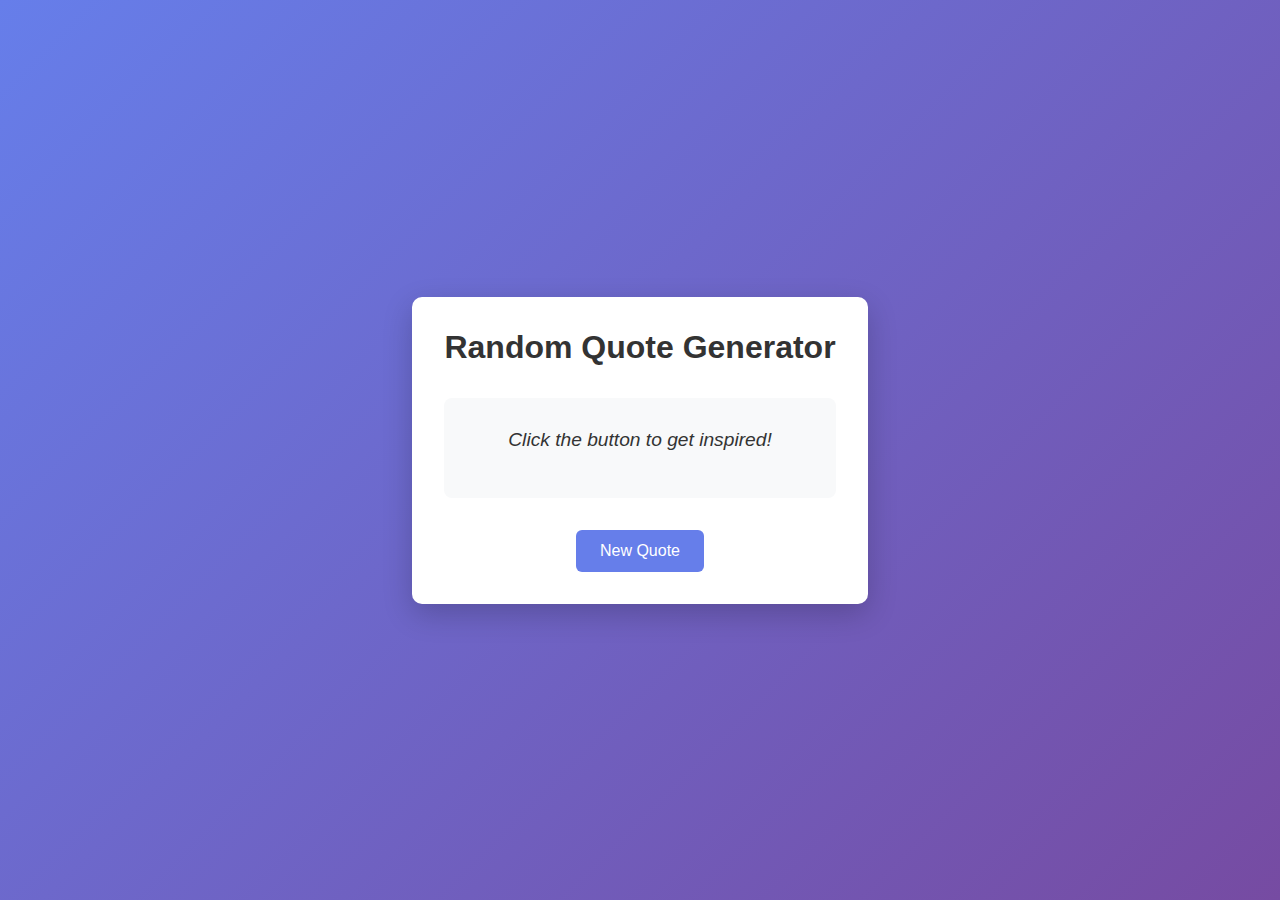
<file: phase-1-foundations/01-quote-generator/index.html>
<!DOCTYPE html>
<html lang="en">
<head>
    <meta charset="UTF-8">
    <meta name="viewport" content="width=device-width, initial-scale=1.0">
    <title>Random Quote Generator</title>
    <link rel="stylesheet" href="style.css">
</head>
<body>
    <div class="container">
        <h1>Random Quote Generator</h1>
        <div id="quote-container">
            <p id="quote">Click the button to get inspired!</p>
            <p id="author"></p>
        </div>
        <button id="new-quote-btn">New Quote</button>
    </div>
    <script src="script.js"></script>
</body>
</html>
</file>
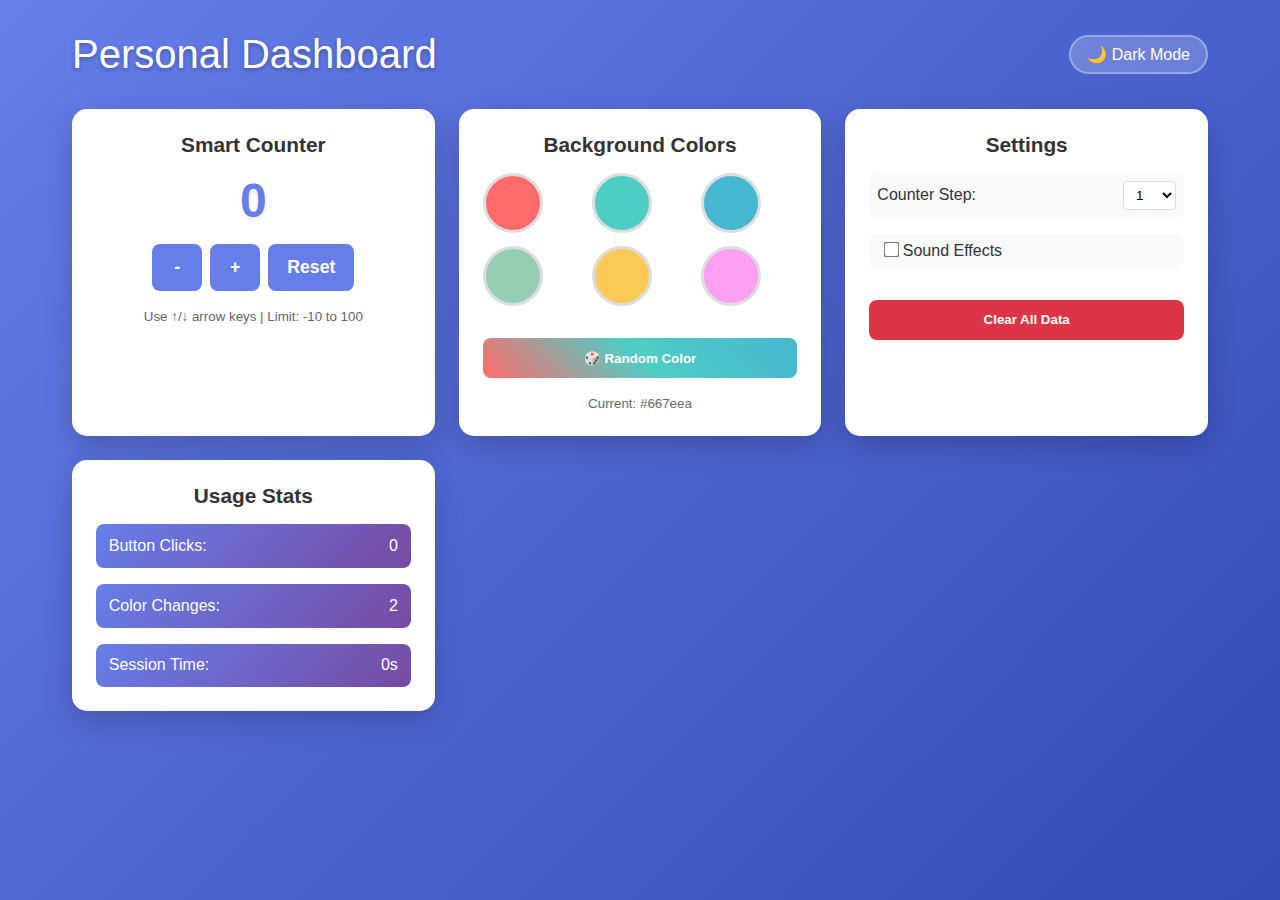
<file: phase-1-foundations/02-interactive-dashboard/index.html>
<!DOCTYPE html>
<html lang="en">

<head>
    <meta charset="UTF-8">
    <meta name="viewport" content="width=device-width, initial-scale=1.0">
    <title>Interactive Dashboard</title>
    <link rel="stylesheet" href="style.css">
</head>

<body>
    <div class="dashboard">
        <header class="dashboard-header">
            <h1>Personal Dashboard</h1>
            <button id="theme-toggle">🌙 Dark Mode</button>
        </header>

        <div class="features-grid">
            <!-- Feature 1: Smart Counter -->
            <div class="feature-card" id="counter-card">
                <h2>Smart Counter</h2>
                <div class="counter-display">
                    <span id="counter-value">0</span>
                </div>
                <div class="counter-controls">
                    <button id="counter-minus">-</button>
                    <button id="counter-plus">+</button>
                    <button id="counter-reset">Reset</button>
                </div>
                <div class="counter-info">
                    <small>Use ↑/↓ arrow keys | Limit: -10 to 100</small>
                </div>
            </div>

            <!-- Feature 2: Color Picker -->
            <div class="feature-card" id="color-card">
                <h2>Background Colors</h2>
                <div class="color-grid">
                    <button class="color-btn" data-color="#ff6b6b" style="background: #ff6b6b;"></button>
                    <button class="color-btn" data-color="#4ecdc4" style="background: #4ecdc4;"></button>
                    <button class="color-btn" data-color="#45b7d1" style="background: #45b7d1;"></button>
                    <button class="color-btn" data-color="#96ceb4" style="background: #96ceb4;"></button>
                    <button class="color-btn" data-color="#feca57" style="background: #feca57;"></button>
                    <button class="color-btn" data-color="#ff9ff3" style="background: #ff9ff3;"></button>
                </div>
                <button id="random-color">🎲 Random Color</button>
                <div class="current-color">
                    <small>Current: <span id="color-display">#667eea</span></small>
                </div>
            </div>

            <!-- Feature 3: Settings -->
            <div class="feature-card" id="settings-card">
                <h2>Settings</h2>
                <div class="setting-item">
                    <label>Counter Step:</label>
                    <select id="counter-step">
                        <option value="1">1</option>
                        <option value="5">5</option>
                        <option value="10">10</option>
                    </select>
                </div>
                <div class="setting-item">
                    <label>
                        <input type="checkbox" id="sound-effects">
                        Sound Effects
                    </label>
                </div>
                <button id="clear-data">Clear All Data</button>
            </div>

            <!-- Feature 4: Stats -->
            <div class="feature-card" id="stats-card">
                <h2>Usage Stats</h2>
                <div class="stats-grid">
                    <div class="stat-item">
                        <span class="stat-label">Button Clicks:</span>
                        <span id="click-count">0</span>
                    </div>
                    <div class="stat-item">
                        <span class="stat-label">Color Changes:</span>
                        <span id="color-changes">0</span>
                    </div>
                    <div class="stat-item">
                        <span class="stat-label">Session Time:</span>
                        <span id="session-time">0s</span>
                    </div>
                </div>
            </div>
        </div>
    </div>

    <script src="script.js"></script>
</body>

</html>
</file>
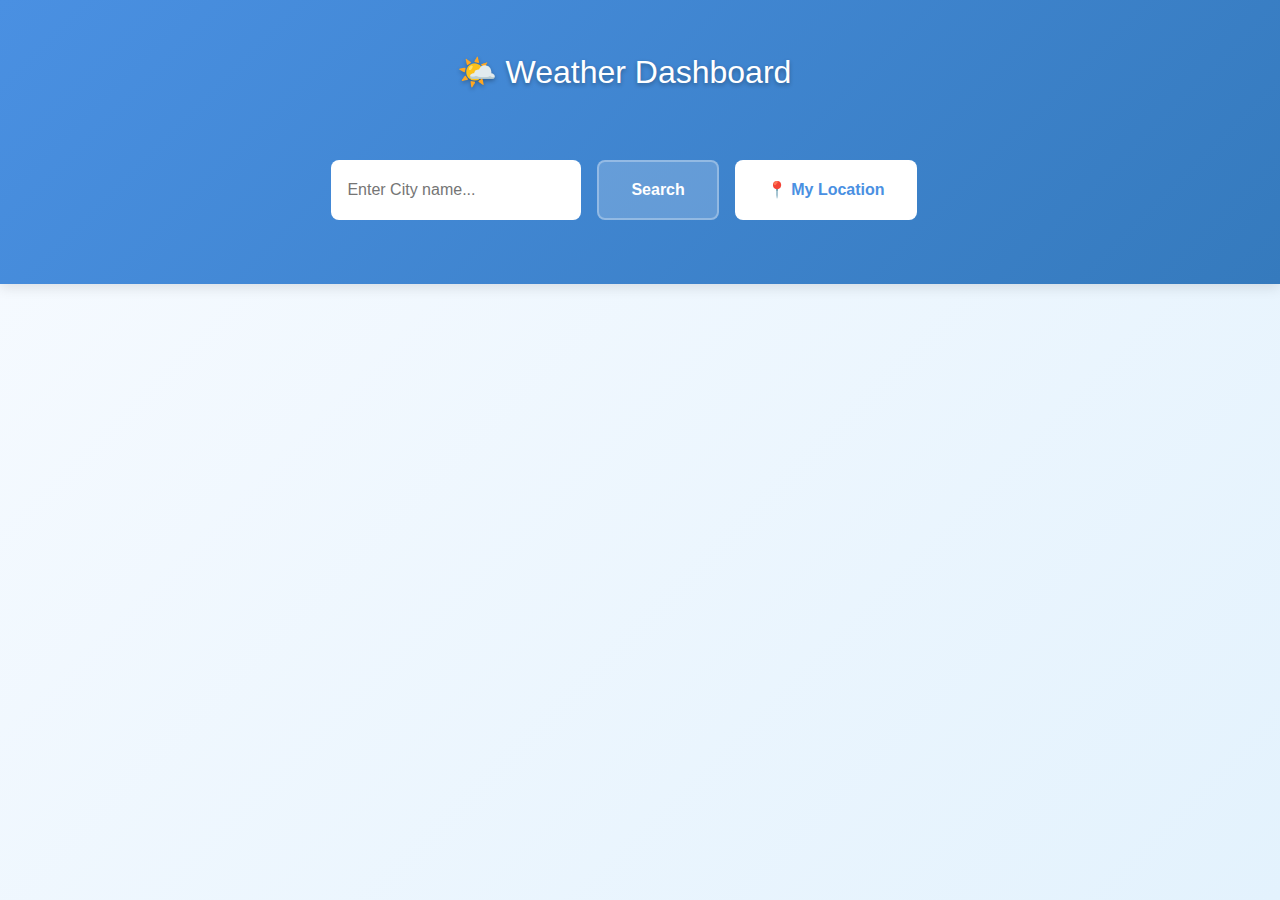
<file: phase-1-foundations/03-weather-app/index.html>
<!DOCTYPE html>
<html lang="en">

<head>
    <meta charset="UTF-8">
    <meta name="viewport" content="width=device-width, initial-scale=1.0">
    <title>Weather Dashboard</title>
    <link rel="stylesheet" href="reset.css">
    <link rel="stylesheet" href="style.css">
</head>

<body>
    <div class="weather-app">
        <header class="header">
            <div class="header-container">
                <h1 class="app-title">🌤️ Weather Dashboard</h1>
                <div class="search-container">
                    <input type="text" class="search-input" id="city-input" placeholder="Enter City name..."
                        autocomplete="off">
                    <button id="btn-search" class="btn btn-primary">search</button>
                    <button id="btn-location" class="btn btn-secondary">
                        📍 My Location
                    </button>
                </div>
            </div>
        </header>
        <main class="main">
            <div class="main-content">
                <!-- loading state -->
                <div id="loading" class="loading-state hidden">
                    <div class="spinner"></div>
                    <p>Getting weather data...</p>
                </div>

                <!-- Error State -->
                <div id="error" class="error-state hidden">
                    <p id="error-message">Unable to get weather data. Please try again</p>
                </div>

                <!-- current weather -->
                <section id="current-weather" class="weather-section hidden">
                    <h2 class="section-title">Current Weather</h2>
                    <div class="weather-layout">
                        <div class="weather-info">
                            <h3 id="city-name">New York, NY</h3>
                            <p id="weather-description">Partly Cloudy</p>
                            <div class="temperature-display">
                                <span id="temperature">72</span>
                                <span class="unit">°C</span>
                            </div>
                        </div>
                        <div class="weather-icon">
                            <span id="weather-emoji">
                                🌤️
                            </span>
                        </div>
                    </div>

                    <div class="details-grid">
                        <div class="card detail-card">
                            <span class="label">Feels like</span>
                            <span id="feels-like" class="value">75°C</span>
                        </div>
                        <div class="card detail-card">
                            <span class="label">Humidity</span>
                            <span id="humidity" class="value">65%</span>
                        </div>
                        <div class="card detail-card">
                            <span class="label">Wind Speed</span>
                            <span id="wind-speed" class="value">12 km/h</span>
                        </div>
                        <div class="card detail-card">
                            <span class="label">Pressure</span>
                            <span id="pressure" class="value">1013 hPa</span>
                        </div>
                    </div>
                </section>

                <!-- 5 days forecast -->
                <section id="forecast" class="forecast-section hidden">
                    <h2 class="section-title">5 Day Forecast</h2>
                    <div class="forecast-grid">
                        <div class="forecast-card">
                            <p class="forecast-day">Mon</p>
                            <span class="forecast-icon">🌤️</span>
                            <p class="forecast-high">72°</p>
                            <p class="forecast-low">60°</p>
                        </div>
                        <div class="forecast-card">
                            <p class="forecast-day">Tue</p>
                            <span class="forecast-icon">🌧️</span>
                            <p class="forecast-high">68°</p>
                            <p class="forecast-low">55°</p>
                        </div>
                        <div class="forecast-card">
                            <p class="forecast-day">Wed</p>
                            <span class="forecast-icon">☀️</span>
                            <p class="forecast-high">75°</p>
                            <p class="forecast-low">62°</p>
                        </div>
                        <div class="forecast-card">
                            <p class="forecast-day">Thu</p>
                            <span class="forecast-icon">⛅</span>
                            <p class="forecast-high">70°</p>
                            <p class="forecast-low">58°</p>
                        </div>
                        <div class="forecast-card">
                            <p class="forecast-day">Fri</p>
                            <span class="forecast-icon">🌤️</span>
                            <p class="forecast-high">73°</p>
                            <p class="forecast-low">61°</p>
                        </div>
                    </div>
                </section>
            </div>
        </main>
    </div>
    <script src="script.js"></script>
</body>

</html>
</file>
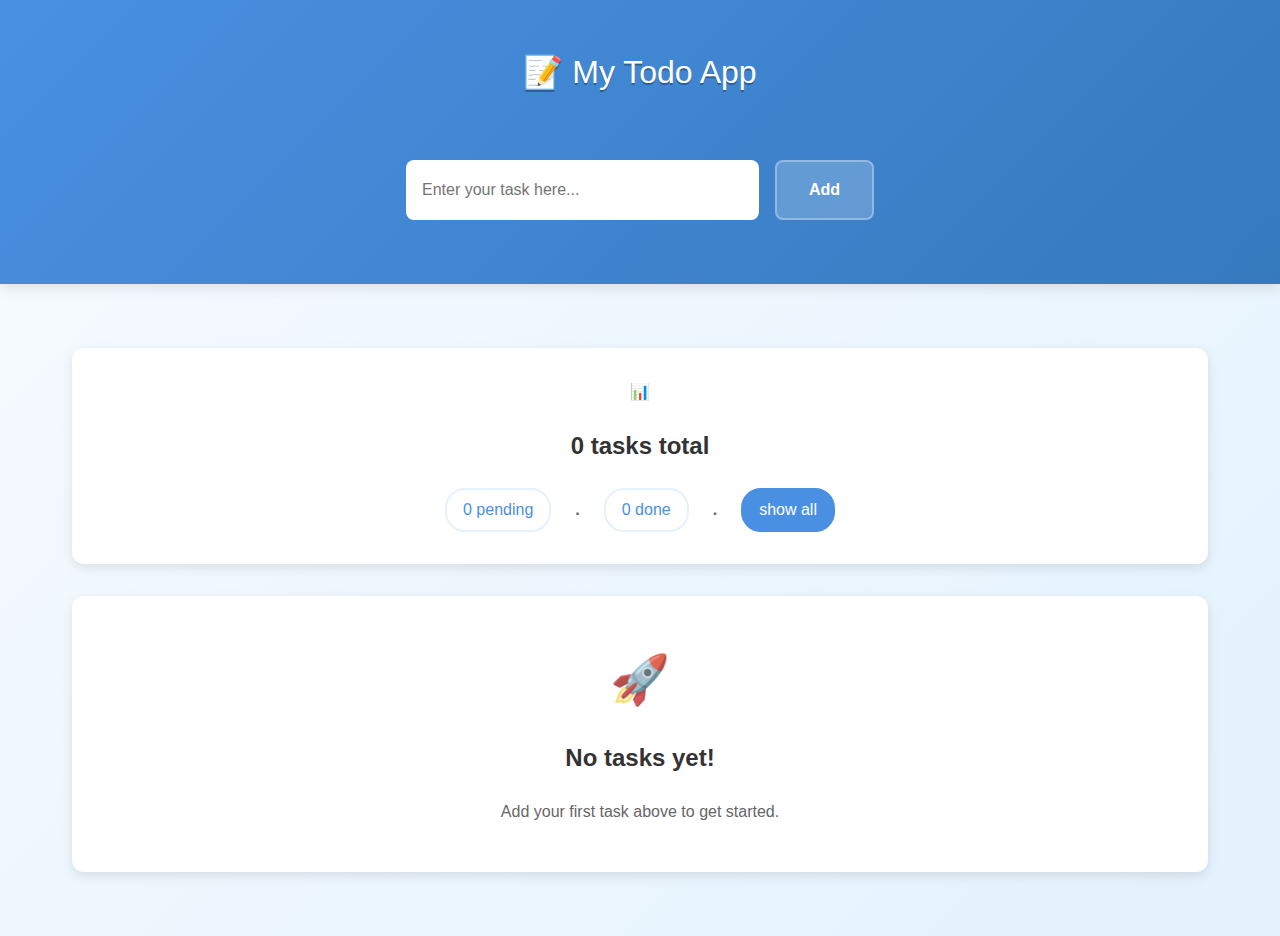
<file: phase-1-foundations/04-todo-app/index.html>
<!DOCTYPE html>
<html lang="en">

<head>
    <meta charset="UTF-8">
    <meta name="viewport" content="width=device-width, initial-scale=1.0">
    <title>My Todo App</title>
    <link rel="stylesheet" href="reset.css">
    <link rel="stylesheet" href="style.css">
</head>

<body>
    <div class="todo-app">
        <header class="header">
            <div class="header-container">
                <h1 class="app-title">📝 My Todo App</h1>

                <div class="input-container">
                    <input type="text" id="task-input" class="task-input" placeholder="Enter your task here..."
                        maxlength="100" autocomplete="off">
                    <button id="add-btn" class="btn btn-primary">Add</button>
                </div>
            </div>
        </header>

        <main class="main">
            <div class="main-container">
                <!-- Task Counter & Filter Section -->
                <section class="task-stats-section">
                    <div class="stats-wrapper">
                        📊 <span class="total-count">
                            <span id="total-tasks">0</span> tasks total
                        </span>
                        <div class="filter-buttons">
                            <button id="filter-pending" class="filter-btn active" data-filter="pending">
                                <span id="pending-count">0</span> pending
                            </button>
                            <span class="separator">.</span>
                            <button id="filter-completed" class="filter-btn" data-filter="completed">
                                <span id="done-count">0</span> done
                            </button>
                            <span class="separator">.</span>
                            <button id="filter-all" class="filter-btn" data-filter="all">show all</button>
                        </div>
                    </div>
                </section>

                <!-- Task List Container -->
                <section class="task-list-section">
                    <!-- Empty State Message (shown when no tasks) -->



                    <div id="empty-state" class="empty-state-wrapper">
                        <div class="empty-content">
                            <span class="empty-icon">🚀</span>
                            <h3 class="empty-title">No tasks yet!</h3>
                            <p class="empty-message">Add your first task above to get started.</p>
                        </div>
                    </div>

                    <!-- Task List (where individual tasks will appear) -->
                    <div id="task-list" class="task-list">
                        <!-- Tasks will be dynamically generated here by JavaScript -->
                        <!-- Example structure (for reference, will be created by JS):
                
                <div class="task-item" data-task-id="task-123">
                    <label class="task-checkbox-container">
                        <input type="checkbox" class="task-checkbox">
                        <span class="task-text">Learn localStorage</span>
                    </label>
                    <button class="delete-btn" data-task-id="task-123">🗑️</button>
                </div>
                
                -->
                    </div>
                </section>
            </div>
        </main>
    </div>

    <script src="script.js"></script>
</body>

</html>
</file>
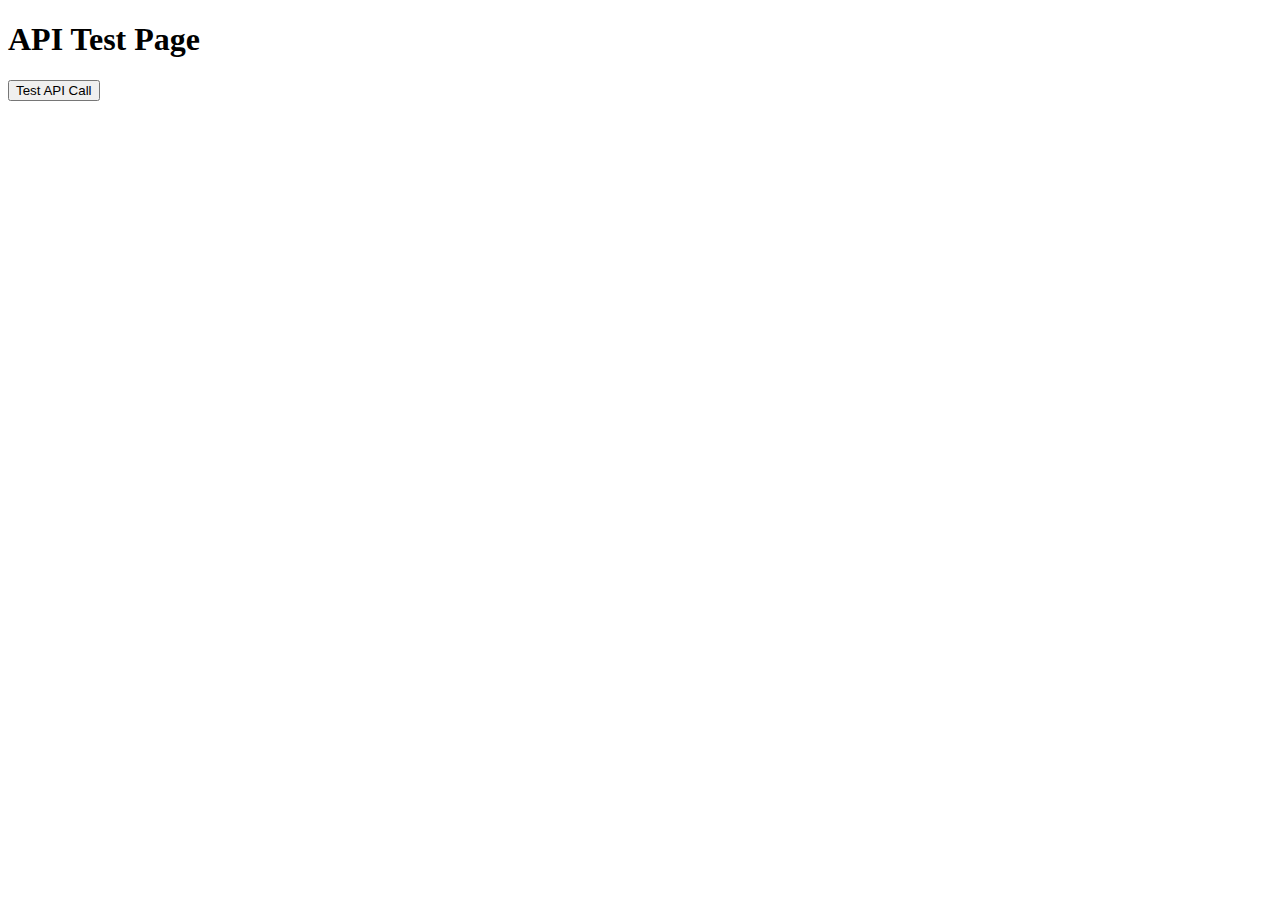
<file: phase-1-foundations/api-test.html>
<!DOCTYPE html>
<html lang="en">

<head>
    <meta charset="UTF-8">
    <meta name="viewport" content="width=device-width, initial-scale=1.0">
    <title>Test API Call</title>
</head>

<body>
    <h1>API Test Page</h1>
    <button id="test-btn">Test API Call</button>
    <div id="result"></div>

    <script>
        // const URL_API = 'https://jsonplaceholder.typicode.com/posts/1';
        const URL_API = 'https://dummyjson.com/quotes/random';
        document.addEventListener('DOMContentLoaded', () => {
            const testBtn = document.getElementById('test-btn');
            const resultDiv = document.getElementById('result');

            const testAPI = async () => {
                try {
                    resultDiv.textContent = 'Loading...';
                    console.log('Starting API call...');

                    const response = await fetch(URL_API);
                    const data = await response.json();

                    console.log('API Response: ', data);
                    resultDiv.innerHTML = `
                        <p><strong>Quote:</strong> "${data.quote}"</p>
                        <p><strong>Author:</strong> ${data.author}</p>
                        <p><strong>ID:</strong> ${data.id}</p>                        
                    `;

                } catch (error) {
                    console.log('Error: ', error);
                    resultDiv.textContent = 'Error loading Quote!';
                }
            }

            testBtn.addEventListener('click', testAPI);
        });
    </script>
</body>

</html>
</file>
<file: phase-1-foundations/01-quote-generator/style.css>
* {
  margin: 0;
  padding: 0;
  box-sizing: border-box;
}

body {
  font-family: Arial, sans-serif;
  background: linear-gradient(135deg, #667eea 0%, #764ba2 100%);
  min-height: 100vh;
  display: flex;
  align-items: center;
  justify-content: center;
}

.container {
  background: white;
  padding: 2rem;
  border-radius: 10px;
  box-shadow: 0 10px 30px rgba(0, 0, 0, 0.2);
  max-width: 600px;
  text-align: center;
}

h1 {
  color: #333;
  margin-bottom: 2rem;
}

#quote-container {
  margin: 2rem 0;
  padding: 1rem;
  background: #f8f9fa;
  border-radius: 8px;
  min-height: 100px;
  display: flex;
  flex-direction: column;
  justify-content: center;
}

#quote {
  font-size: 1.2rem;
  font-style: italic;
  color: #333;
  margin-bottom: 1rem;
}

#author {
  font-weight: bold;
  color: #666;
}

#new-quote-btn {
  background: #667eea;
  color: white;
  border: none;
  padding: 12px 24px;
  border-radius: 6px;
  font-size: 1rem;
  cursor: pointer;
  transition: background 0.3s;
}

#new-quote-btn:hover {
  background: #5a67d8;
}
</file>
<file: phase-1-foundations/03-weather-app/style.css>
:root {
  /* Primary Colors */
  --primary-blue: #4a90e2;
  --dark-blue: #357abd;
  --light-blue: #e3f2fd;

  /* Accent Colors */
  --orange: #ff9500;
  --white: #ffffff;
  --gray-dark: #333333;
  --gray-light: #666666;
  --gray-bg: #f5f5f5;

  /* Status Colors */
  --success: #4caf50;
  --error: #f44336;

  --font-xl: 48px; /* Temperature */
  --font-lg: 32px; /* Main heading */
  --font-md: 24px; /* Section headers */
  --font-base: 16px; /* Body text */
  --font-sm: 14px; /* Details */

  --space-xs: 8px;
  --space-sm: 16px;
  --space-md: 24px;
  --space-lg: 32px;
  --space-xl: 48px;

  --border-radius: 12px;
  --shadow: 0 4px 12px rgba(0, 0, 0, 0.1);
  --shadow-hover: 0 8px 25px rgba(0, 0, 0, 0.15);
}

body {
  font-family: "Segoe UI", Tahoma, Geneva, Verdana, sans-serif;
  /* background-color: var(--gray-bg); */
  background: linear-gradient(135deg, #f8fbff 0%, #e3f2fd 100%);
  color: var(--gray-dark);
  font-size: var(--font-base);
  min-height: 100vh;
}

.weather-app {
  display: flex;
  flex-direction: column;
  min-height: 100vh;
}

.header {
  background: linear-gradient(
    135deg,
    var(--primary-blue) 0%,
    var(--dark-blue) 100%
  );
  color: var(--white);
  padding: var(--space-md);
  box-shadow: var(--shadow);
}

.header-container {
  /* margin: 0 auto; */
  max-width: 1200px;
  /* background-color: plum; */
  padding: var(--space-md);

  display: flex;
  flex-direction: column;
  align-items: center;
  gap: var(--space-md);
}

.app-title {
  font-weight: 500;
  font-size: var(--font-lg);
  text-shadow: 0 2px 4px rgba(0, 0, 0, 0.3);
  margin-bottom: var(--space-md);
}

.search-container {
  /* background-color: #4caf50; */
  display: flex;
  gap: var(--space-sm);
  padding: var(--space-sm);
  flex-wrap: wrap;
}

.search-input {
  padding: var(--space-sm);
  border-radius: 8px;
  border: none;
  min-width: 250px;
  transition: box-shadow 0.3s ease;
  color: var(--gray-dark);
}

.search-input:focus {
  box-shadow: 0 0 0 3px rgba(255, 255, 255, 0.3);
}

.btn {
  border: none;
  border-radius: 8px;
  padding: var(--space-sm) var(--space-lg);
  font-weight: 600;
  font-size: var(--font-base);
  cursor: pointer;
  min-height: 44px;
  text-transform: capitalize;
}

.btn-primary {
  background: rgba(255, 255, 255, 0.2);
  color: var(--white);
  border: 2px solid rgba(255, 255, 255, 0.3);
}

.btn-primary:hover {
  background: rgba(255, 255, 255, 0.3);
  border: 2px solid rgba(255, 255, 255, 0.4);
}

.btn-secondary {
  color: var(--primary-blue);
  background: var(--white);
}

.btn-secondary:hover {
  background: var(--light-blue);
}

/* main section */
.main {
  flex: 1;
}

.main-content {
  max-width: 1200px;
  margin: 0 auto;
  padding: var(--space-lg);
  width: 100%;
}

.forecast-section,
.weather-section {
  background: var(--white);
  border-radius: var(--border-radius);
  padding: var(--space-lg);
  box-shadow: var(--shadow);
  margin-bottom: var(--space-lg);
  transition: transform 0.3s ease, box-shadow 0.3s ease;
}

.weather-section:hover,
.forecast-section:hover {
  transform: translateY(-5px);
  box-shadow: var(--shadow-hover);
}

.section-title {
  font-size: var(--font-md);
  margin-bottom: var(--space-md);
  text-align: center;
  color: var(--gray-dark);
}

/* weather layout */

.weather-layout {
  display: grid;
  grid-template-columns: 1fr auto;
  gap: var(--space-lg);
  align-items: center;
  margin-bottom: var(--space-lg);
}

.weather-info {
  /* background-color: lightblue; */
}

.weather-info h3 {
  font-size: var(--font-md);
  margin-bottom: var(--space-xs);
  color: var(--gray-dark);
  text-transform: capitalize;
}

.weather-info p {
  /* font-size: var(--font-sm); */
  color: var(--gray-light);
  text-transform: capitalize;
  margin-bottom: var(--space-sm);
}

.temperature-display {
  /* display: flex; */
  gap: var(--space-xs);
  align-items: baseline;
}

.temperature-display #temperature {
  font-size: var(--font-xl);
  font-weight: bold;
  color: var(--orange);
}

.temperature-display .unit {
  font-size: var(--font-md);
  color: var(--gray-light);
}

.weather-icon {
  text-align: center;
}

.weather-icon #weather-emoji {
  font-size: 4rem;
}

.card {
  background: var(--light-blue);
  border-radius: 8px;
  padding: var(--space-sm);
  transition: transform 0.3s ease;
}

.card:hover {
  transform: translateY(-2px);
}

/* ===== detail cards ====== */
.details-grid {
  display: grid;
  grid-template-columns: repeat(auto-fit, minmax(200px, 1fr));
  gap: var(--space-md);
  padding-top: var(--space-md);
}

.detail-card {
  display: flex;
  justify-content: space-between;
  padding: var(--space-sm);
  cursor: pointer;
}

.detail-card .label {
  color: var(--gray-light);
  font-size: var(--font-sm);
}

.detail-card .value {
  color: var(--gray-dark);
  /* font-size: var(--font-sm); */
  font-weight: bold;
}

/* ===== forecast cards ====== */
.forecast-grid {
  display: grid;
  grid-template-columns: repeat(auto-fit, minmax(120px, 1fr));
  gap: var(--space-md);
  padding-top: var(--space-md);
}

.forecast-card {
  display: flex;
  flex-direction: column;
  gap: var(--space-md);
  background: var(--light-blue);
  border-radius: 8px;
  justify-content: center;
  align-items: center;
  padding: var(--space-lg);
}

.forecast-day,
.forecast-high {
  font-size: var(--font-base);
  font-weight: 600;
}

.forecast-icon {
  font-size: var(--font-lg);
}

.forecast-low {
  font-size: var(--font-sm);
  color: var(--gray-dark);
}

/* ===== loading and error states ====== */
.loading-state,
.error-state {
  display: flex;
  flex-direction: column;
  gap: var(--space-md);
  align-items: center;

  background-color: var(--white);
  margin-bottom: var(--space-lg);
  padding: var(--space-xl);
  border-radius: var(--border-radius);
  box-shadow: var(--shadow);
  color: var(--gray-light);
  font-weight: 450;
}

.hidden {
  display: none;
}

.error-state {
  color: var(--error);
}

.spinner {
  width: 40px;
  height: 40px;
  border: 4px solid var(--light-blue);
  border-top: 4px solid var(--dark-blue);
  border-radius: 50%;
  animation: spin 1s linear infinite;
}

@keyframes spin {
  0% {
    transform: rotate(0deg);
  }
  100% {
    transform: rotate(360deg);
  }
}

/* ===== Responsive Design ===== */
@media (max-width: 768px) {
  .search-container {
    flex-direction: column;
    width: 100%;
  }

  .search-input,
  .btn {
    width: 100%;
  }

  .weather-layout {
    grid-template-columns: 1fr;
    /* align-items: center;
    justify-content: center; */
  }

  .weather-info {
    display: flex;
    flex-direction: column;
    align-items: center;
  }
  .details-grid {
    grid-template-columns: 1fr;
  }

  .forecast-grid {
    grid-template-columns: repeat(2, 1fr);
  }
}

@media (max-width: 480px) {
  .main-content {
    padding: var(--space-md);
  }

  .weather-section,
  .forecast-section {
    padding: var(--space-md);
  }

  .forecast-grid {
    grid-template-columns: 1fr;
  }
}
</file>
<file: phase-1-foundations/04-todo-app/style.css>
:root {
  /* Primary Colors (matching weather app) */
  --primary-blue: #4a90e2;
  --dark-blue: #357abd;
  --light-blue: #e3f2fd;

  /* Accent Colors */
  --orange: #ff9500;
  --white: #ffffff;
  --gray-dark: #333333;
  --gray-light: #666666;
  --gray-bg: #f5f5f5;

  /* Status Colors (todo-specific) */
  --success: #4caf50;
  --error: #f44336;
  --pending: #ff9800;
  --completed: #4caf50;

  /* Typography */
  --font-xl: 48px;
  --font-lg: 32px;
  --font-md: 24px;
  --font-base: 16px;
  --font-sm: 14px;

  /* Spacing */
  --space-xs: 8px;
  --space-sm: 16px;
  --space-md: 24px;
  --space-lg: 32px;
  --space-xl: 48px;

  /* Design Elements */
  --border-radius: 12px;
  --shadow: 0 4px 12px rgba(0, 0, 0, 0.1);
  --shadow-hover: 0 8px 25px rgba(0, 0, 0, 0.15);
  --transition: all 0.3s ease;
}

body {
  font-family: "Segoe UI", Tahoma, Geneva, Verdana, sans-serif;
  background: linear-gradient(135deg, #f8fbff 0%, #e3f2fd 100%);
  color: var(--gray-dark);
  font-size: var(--font-base);
  min-height: 100vh;
}

.todo-app {
  display: flex;
  flex-direction: column;
  min-height: 100vh;
  /* align-items: center; */
}

.header {
  background: linear-gradient(
    135deg,
    var(--primary-blue) 0%,
    var(--dark-blue) 100%
  );
  color: var(--white);
  padding: var(--space-md) 0;
  box-shadow: var(--shadow);
}

.header-container {
  max-width: 1200px;
  padding: var(--space-md) var(--space-lg);
  margin: 0 auto;
  width: 100%;

  display: flex;
  flex-direction: column;
  gap: var(--space-md);
  align-items: center;
  /* background-color: #4caf50; */
}

.app-title {
  font-weight: 500;
  font-size: var(--font-lg);
  text-shadow: 0 2px rgba(0, 0, 0, 0.3);
  margin-bottom: var(--space-md);
  text-align: center;
}

.input-container {
  display: flex;
  gap: var(--space-sm);
  padding: var(--space-sm);
  flex-wrap: wrap;
  justify-content: center;
  width: 100%;
  max-width: 500px;
}

.task-input {
  padding: var(--space-sm);
  border-radius: 8px;
  border: none;
  min-width: 300px;
  flex: 1;
  color: var(--gray-dark);
  font-size: var(--font-base);
  transition: box-shadow 0.3s ease;
}

.task-input:focus {
  box-shadow: 0 0 0 3px rgba(255, 255, 255, 0.3);
  outline: none;
}

.btn {
  border: none;
  border-radius: 8px;
  padding: var(--space-sm) var(--space-lg);
  font-weight: 600;
  cursor: pointer;
  font-size: var(--font-base);
  min-height: 44px;
  text-transform: capitalize;
  transition: var(--transition);
}

.btn-primary {
  background: rgba(255, 255, 255, 0.2);
  color: var(--white);
  border: 2px solid rgba(255, 255, 255, 0.3);
}

.btn-primary:hover {
  background: rgba(255, 255, 255, 0.3);
  border: 2px solid rgba(255, 255, 255, 0.4);
  transform: translateY(-2px);
}

.main {
  flex: 1;
  padding: var(--space-lg) 0;
  /* background-color: cyan; */
}

.main-container {
  max-width: 1200px;
  margin: 0 auto;
  padding: var(--space-lg);
  width: 100%;
  /* background-color: pink; */
}

.task-stats-section {
  background-color: var(--white);
  border-radius: var(--border-radius);
  padding: var(--space-lg);
  box-shadow: var(--shadow);
  margin-bottom: var(--space-lg);
  transition: var(--transition);
}

.task-stats-section:hover {
  transform: translateY(-2px);
  box-shadow: var(--shadow-hover);
}

.stats-wrapper {
  display: flex;
  flex-direction: column;
  gap: var(--space-md);
  align-items: center;
}

.total-count {
  font-size: var(--font-md);
  font-weight: 600;
  color: var(--gray-dark);
  text-align: center;
}

/* filter buttons */
.filter-buttons {
  display: flex;
  gap: var(--space-sm);
  flex-wrap: wrap;
  justify-content: center;
  align-items: center;
}

.filter-btn {
  background: transparent;
  border: 2px solid var(--light-blue);
  padding: var(--space-xs) var(--space-sm);
  font-weight: 500;
  cursor: pointer;
  transition: var(--transition);
  border-radius: 20px;
  color: var(--primary-blue);
}

.filter-btn:hover {
  background-color: var(--light-blue);
  transform: translateY(-1px);
}

.filter-btn.active {
  background-color: var(--primary-blue);
  color: var(--white);
  border-color: var(--primary-blue);
}
.separator {
  color: var(--gray-light);
  font-weight: bold;
  margin: 0 var(--space-xs);
}

/* Task List Section */
.task-list-section {
  background: var(--white);
  border-radius: var(--border-radius);
  box-shadow: var(--shadow);
  overflow: hidden;
  transition: var(--transition);
}

.task-list-section:hover {
  transform: translateY(-2px);
  box-shadow: var(--shadow-hover);
}

/* Empty State */
.empty-state-wrapper {
  padding: var(--space-xl);
  text-align: center;
}

.empty-content {
  display: flex;
  flex-direction: column;
  align-items: center;
  gap: var(--space-md);
}

.empty-icon {
  font-size: 3rem;
  opacity: 0.8;
}

.empty-title {
  font-size: var(--font-md);
  color: var(--gray-dark);
  margin: 0;
}

.empty-message {
  font-size: var(--font-base);
  color: var(--gray-light);
  margin: 0;
}

/* Task List */
.task-list {
  padding: 0;
}

.task-item {
  display: flex;
  align-items: center;
  justify-content: space-between;
  padding: var(--space-md);
  border-bottom: 1px solid var(--light-blue);
  transition: var(--transition);
}

.task-item:last-child {
  border-bottom: none;
}

.task-item:hover {
  background: var(--light-blue);
}

/* Task Checkbox Container */
.task-checkbox-container {
  display: flex;
  align-items: center;
  gap: var(--space-sm);
  flex: 1;
  cursor: pointer;
}

.task-checkbox {
  width: 20px;
  height: 20px;
  cursor: pointer;
  accent-color: var(--success);
}

.task-text {
  font-size: var(--font-base);
  color: var(--gray-dark);
  transition: var(--transition);
  word-break: break-word;
}

/* Completed Task Styling */
.task-item.completed .task-text {
  text-decoration: line-through;
  opacity: 0.6;
  color: var(--gray-light);
}

.task-item.completed {
  opacity: 0.8;
}

/* Delete Button */
.delete-btn {
  background: transparent;
  border: none;
  font-size: var(--font-lg);
  cursor: pointer;
  padding: var(--space-xs);
  border-radius: 4px;
  transition: var(--transition);
  opacity: 0.6;
}

.delete-btn:hover {
  background: var(--error);
  opacity: 1;
  transform: scale(1.1);
}

/* Responsive Design */
@media (max-width: 768px) {
  .header-container,
  .main-container {
    padding-left: var(--space-md);
    padding-right: var(--space-md);
  }

  .input-container {
    flex-direction: column;
    width: 100%;
  }

  .task-input {
    min-width: unset;
    width: 100%;
  }

  .btn {
    width: 100%;
  }

  .stats-wrapper {
    gap: var(--space-sm);
  }

  .filter-buttons {
    gap: var(--space-xs);
  }

  .task-item {
    padding: var(--space-sm);
  }
}

@media (max-width: 480px) {
  .app-title {
    font-size: var(--font-md);
  }

  .main-container {
    padding-left: var(--space-sm);
    padding-right: var(--space-sm);
  }

  .task-stats-section,
  .task-list-section {
    margin-left: calc(-1 * var(--space-sm));
    margin-right: calc(-1 * var(--space-sm));
    border-radius: 0;
  }
}
</file>
<file: phase-1-foundations/02-interactive-dashboard/style.css>
/* Reset and base styles */
* {
    margin: 0;
    padding: 0;
    box-sizing: border-box;
}

body {
    font-family: 'Segoe UI', Tahoma, Geneva, Verdana, sans-serif;
    background: linear-gradient(135deg, #667eea 0%, #764ba2 100%);
    min-height: 100vh;
    transition: all 0.3s ease;
}

/* Dashboard layout */
.dashboard {
    max-width: 1200px;
    margin: 0 auto;
    padding: 2rem;
}

.dashboard-header {
    text-align: center;
    margin-bottom: 2rem;
    color: white;
    display: flex;
    justify-content: space-between;
    align-items: center;
    flex-wrap: wrap;
    gap: 1rem;
}

.dashboard-header h1 {
    font-size: 2.5rem;
    font-weight: 300;
    text-shadow: 0 2px 4px rgba(0,0,0,0.3);
}

#theme-toggle {
    background: rgba(255,255,255,0.2);
    border: 2px solid rgba(255,255,255,0.3);
    color: white;
    padding: 0.5rem 1rem;
    border-radius: 25px;
    cursor: pointer;
    font-size: 1rem;
    transition: all 0.3s ease;
}

#theme-toggle:hover {
    background: rgba(255,255,255,0.3);
    transform: translateY(-2px);
}

/* Features grid */
.features-grid {
    display: grid;
    grid-template-columns: repeat(auto-fit, minmax(300px, 1fr));
    gap: 1.5rem;
    margin-top: 2rem;
}

.feature-card {
    background: white;
    border-radius: 15px;
    padding: 1.5rem;
    box-shadow: 0 10px 30px rgba(0,0,0,0.2);
    transition: transform 0.3s ease, box-shadow 0.3s ease;
}

.feature-card:hover {
    transform: translateY(-5px);
    box-shadow: 0 15px 40px rgba(0,0,0,0.3);
}

.feature-card h2 {
    color: #333;
    margin-bottom: 1rem;
    font-size: 1.3rem;
    text-align: center;
}

/* Counter styles */
.counter-display {
    text-align: center;
    margin: 1rem 0;
}

#counter-value {
    font-size: 3rem;
    font-weight: bold;
    color: #667eea;
    text-shadow: 0 2px 4px rgba(0,0,0,0.1);
}

.counter-controls {
    display: flex;
    gap: 0.5rem;
    justify-content: center;
    margin: 1rem 0;
}

.counter-controls button {
    background: #667eea;
    color: white;
    border: none;
    padding: 0.8rem 1.2rem;
    border-radius: 8px;
    cursor: pointer;
    font-size: 1.1rem;
    font-weight: bold;
    transition: all 0.3s ease;
    min-width: 50px;
}

.counter-controls button:hover {
    background: #5a67d8;
    transform: scale(1.05);
}

.counter-info {
    text-align: center;
    color: #666;
    margin-top: 0.5rem;
}

/* Color picker styles */
.color-grid {
    display: grid;
    grid-template-columns: repeat(3, 1fr);
    gap: 0.8rem;
    margin: 1rem 0;
}

.color-btn {
    width: 60px;
    height: 60px;
    border: 3px solid #ddd;
    border-radius: 50%;
    cursor: pointer;
    transition: all 0.3s ease;
    position: relative;
}

.color-btn:hover {
    transform: scale(1.1);
    border-color: #333;
}

.color-btn.active {
    border-color: #333;
    transform: scale(1.15);
}

.color-btn.active::after {
    content: '✓';
    position: absolute;
    top: 50%;
    left: 50%;
    transform: translate(-50%, -50%);
    color: white;
    font-weight: bold;
    text-shadow: 0 0 3px rgba(0,0,0,0.5);
}

#random-color {
    width: 100%;
    background: linear-gradient(45deg, #ff6b6b, #4ecdc4, #45b7d1);
    border: none;
    padding: 0.8rem;
    border-radius: 8px;
    color: white;
    font-weight: bold;
    cursor: pointer;
    margin: 1rem 0;
    transition: transform 0.3s ease;
}

#random-color:hover {
    transform: scale(1.05);
}

.current-color {
    text-align: center;
    color: #666;
}

/* Settings styles */
.setting-item {
    display: flex;
    justify-content: space-between;
    align-items: center;
    margin: 1rem 0;
    padding: 0.5rem;
    background: #f8f9fa;
    border-radius: 8px;
}

.setting-item label {
    font-weight: 500;
    color: #333;
}

.setting-item select {
    padding: 0.3rem 0.5rem;
    border: 1px solid #ddd;
    border-radius: 4px;
    background: white;
}

.setting-item input[type="checkbox"] {
    margin-left: 0.5rem;
    transform: scale(1.2);
}

#clear-data {
    width: 100%;
    background: #dc3545;
    color: white;
    border: none;
    padding: 0.8rem;
    border-radius: 8px;
    cursor: pointer;
    margin-top: 1rem;
    font-weight: bold;
    transition: background 0.3s ease;
}

#clear-data:hover {
    background: #c82333;
}

/* Stats styles */
.stats-grid {
    display: flex;
    flex-direction: column;
    gap: 1rem;
}

.stat-item {
    display: flex;
    justify-content: space-between;
    align-items: center;
    padding: 0.8rem;
    background: linear-gradient(135deg, #667eea, #764ba2);
    color: white;
    border-radius: 8px;
    font-weight: 500;
}

/* Dark theme */
body.dark-theme {
    background: linear-gradient(135deg, #2c3e50 0%, #34495e 100%);
}

body.dark-theme .feature-card {
    background: #3a3a3a;
    color: white;
}

body.dark-theme .feature-card h2 {
    color: white;
}

body.dark-theme .setting-item {
    background: #4a4a4a
</file>
